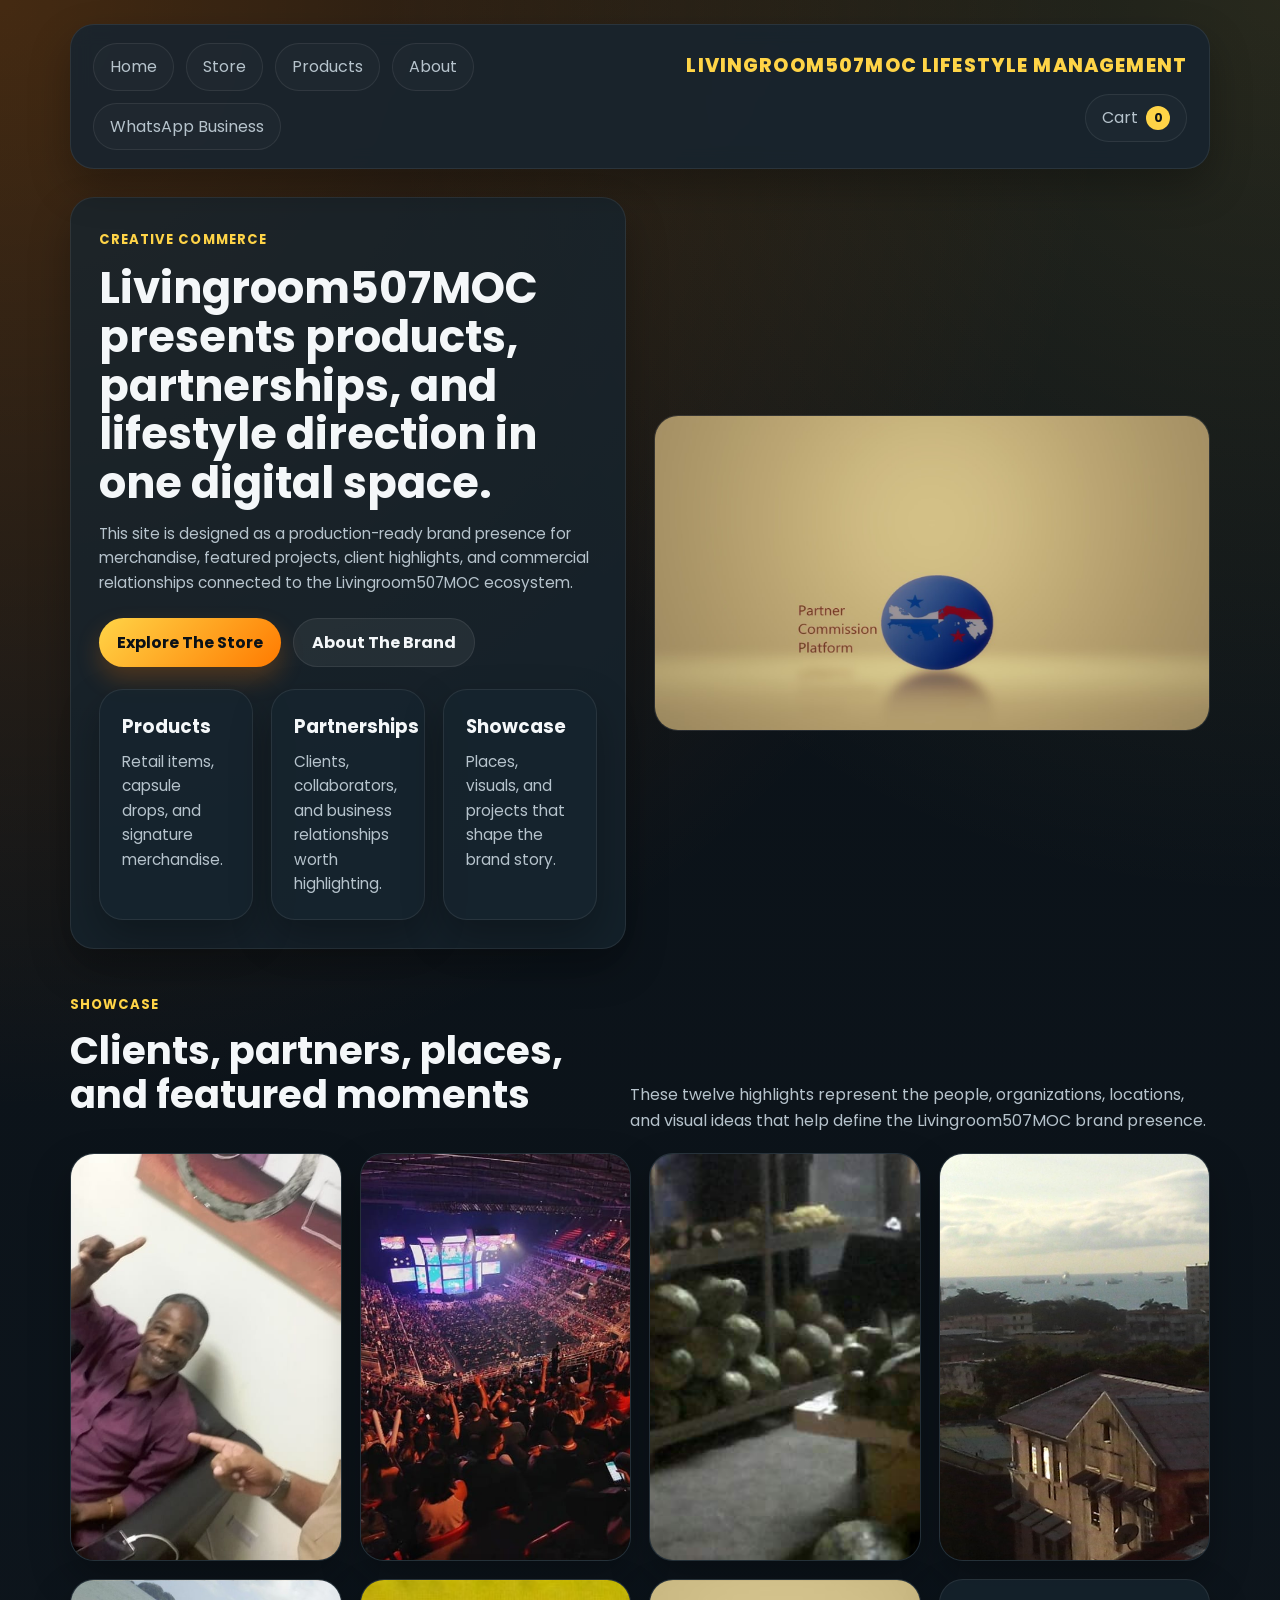
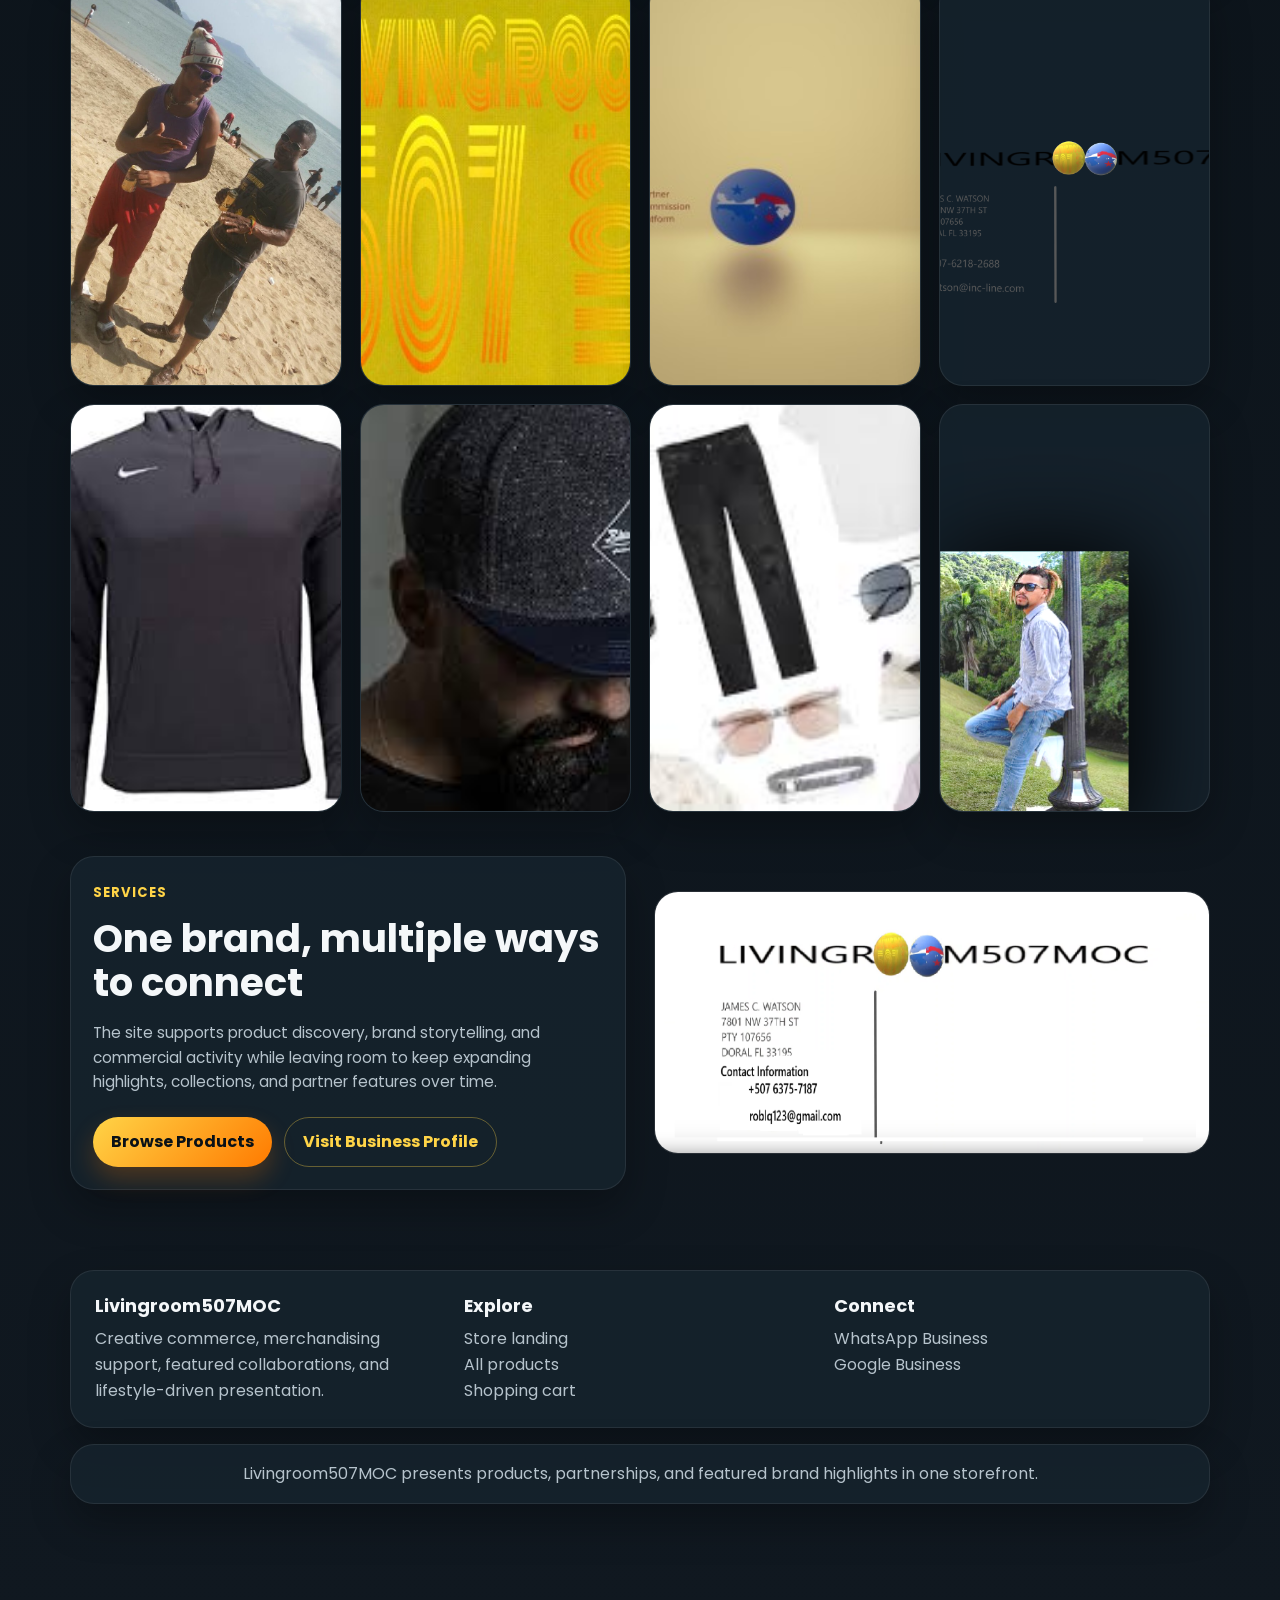
<file: index.html>
<!DOCTYPE html>
<html lang="en">
<head>
    <meta charset="UTF-8">
    <meta name="viewport" content="width=device-width, initial-scale=1.0">
    <title>Livingroom507MOC | Home</title>
    <link rel="preconnect" href="https://fonts.googleapis.com">
    <link rel="preconnect" href="https://fonts.gstatic.com" crossorigin>
    <link href="https://fonts.googleapis.com/css2?family=Poppins:wght@300;400;600;800;900&display=swap" rel="stylesheet">
    <link rel="stylesheet" href="styles.css">
    <script defer src="store.js"></script>
</head>
<body>
    <div class="page-shell">
        <div class="container">
            <header class="nav-wrapper">
                <div class="left-side">
                    <div class="nav-link-wrapper"><a href="index.html">Home</a></div>
                    <div class="nav-link-wrapper"><a href="e-commerce.html">Store</a></div>
                    <div class="nav-link-wrapper"><a href="product-page.html">Products</a></div>
                    <div class="nav-link-wrapper"><a href="talkofthetown.html">About</a></div>
                    <div class="nav-link-wrapper"><a href="https://wa.me/c/50762137953">WhatsApp Business</a></div>
                </div>
                <div class="right-side">
                    <div class="Brand">
                        <div>Livingroom507MOC Lifestyle Management</div>
                    </div>
                    <div class="nav-link-wrapper cart-link">
                        <a href="shopping-cart.html">Cart <span class="cart-count" data-cart-count>0</span></a>
                    </div>
                </div>
            </header>

            <section class="hero">
                <div class="hero-copy hero-card">
                    <span class="eyebrow">Creative Commerce</span>
                    <h1>Livingroom507MOC presents products, partnerships, and lifestyle direction in one digital space.</h1>
                    <p>
                        This site is designed as a production-ready brand presence for merchandise, featured projects, client highlights, and commercial relationships connected to the Livingroom507MOC ecosystem.
                    </p>
                    <div class="hero-actions">
                        <a class="btn" href="e-commerce.html">Explore The Store</a>
                        <a class="btn-secondary" href="talkofthetown.html">About The Brand</a>
                    </div>
                    <div class="stat-grid">
                        <div class="info-card">
                            <strong>Products</strong>
                            <p>Retail items, capsule drops, and signature merchandise.</p>
                        </div>
                        <div class="info-card">
                            <strong>Partnerships</strong>
                            <p>Clients, collaborators, and business relationships worth highlighting.</p>
                        </div>
                        <div class="info-card">
                            <strong>Showcase</strong>
                            <p>Places, visuals, and projects that shape the brand story.</p>
                        </div>
                    </div>
                </div>
                <div class="hero-media">
                    <img src="images/jvc5-1.png" alt="Panama city view">
                </div>
            </section>

            <section class="section">
                <div class="section-header">
                    <div>
                        <span class="eyebrow">Showcase</span>
                        <h2>Clients, partners, places, and featured moments</h2>
                    </div>
                    <p>
                        These twelve highlights represent the people, organizations, locations, and visual ideas that help define the Livingroom507MOC brand presence.
                    </p>
                </div>
                <div class="portfolio-items-wrapper">
                    <article class="portfolio-item-wrapper hero-card">
                        <div class="portfolio-img-background" style="background-image: url('images/portfolio2.jpg');"></div>
                        <div class="img-text-wrapper">
                            <h3>Brand Environment</h3>
                            <p class="subtitle">The visual atmosphere behind the storefront, campaigns, and product story.</p>
                        </div>
                    </article>
                    <article class="portfolio-item-wrapper hero-card">
                        <div class="portfolio-img-background" style="background-image: url('images/portfolio3.jpg');"></div>
                        <div class="img-text-wrapper">
                            <h3>Retail Styling</h3>
                            <p class="subtitle">Merchandising ideas that frame products with stronger visual impact.</p>
                        </div>
                    </article>
                    <article class="portfolio-item-wrapper hero-card">
                        <div class="portfolio-img-background" style="background-image: url('images/portfolio7.jpg');"></div>
                        <div class="img-text-wrapper">
                            <h3>Client Feature</h3>
                            <p class="subtitle">A space reserved for active clients, paid work, or featured collaborations.</p>
                        </div>
                    </article>
                    <article class="portfolio-item-wrapper hero-card">
                        <div class="portfolio-img-background" style="background-image: url('images/portfolio8.jpg');"></div>
                        <div class="img-text-wrapper">
                            <h3>Partner Spotlight</h3>
                            <p class="subtitle">Organizations and partners connected to the wider Livingroom507 network.</p>
                        </div>
                    </article>
                    <article class="portfolio-item-wrapper hero-card">
                        <div class="portfolio-img-background" style="background-image: url('images/portfolio10.jpg');"></div>
                        <div class="img-text-wrapper">
                            <h3>Production Work</h3>
                            <p class="subtitle">Visuals tied to real output, services, launches, and commercial presentation.</p>
                        </div>
                    </article>
                    <article class="portfolio-item-wrapper hero-card">
                        <div class="portfolio-img-background" style="background-image: url('images/portfolio12.jpg');"></div>
                        <div class="img-text-wrapper">
                            <h3>Creative Direction</h3>
                            <p class="subtitle">The tone, composition, and visual language that shape the brand identity.</p>
                        </div>
                    </article>
                    <article class="portfolio-item-wrapper hero-card">
                        <div class="portfolio-img-background" style="background-image: url('images/panamaimg.1.jpg');"></div>
                        <div class="img-text-wrapper">
                            <h3>Panama Presence</h3>
                            <p class="subtitle">A local foundation with room for broader retail and cultural reach.</p>
                        </div>
                    </article>
                    <article class="portfolio-item-wrapper hero-card">
                        <div class="portfolio-img-background" style="background-image: url('images/SLIDER-IMAGE.1.png');"></div>
                        <div class="img-text-wrapper">
                            <h3>Brand Campaign</h3>
                            <p class="subtitle">Hero imagery for promotions, launches, and seasonal announcements.</p>
                        </div>
                    </article>
                    <article class="portfolio-item-wrapper hero-card">
                        <div class="portfolio-img-background" style="background-image: url('images/exclusive/CULTURAL IMAGES-13.png');"></div>
                        <div class="img-text-wrapper">
                            <h3>Signature Product</h3>
                            <p class="subtitle">Pieces that define the look and feel of the merchandise offering.</p>
                        </div>
                    </article>
                    <article class="portfolio-item-wrapper hero-card">
                        <div class="portfolio-img-background" style="background-image: url('images/exclusive/CULTURAL IMAGES-10.png');"></div>
                        <div class="img-text-wrapper">
                            <h3>Collection Highlight</h3>
                            <p class="subtitle">Featured drops, visual favorites, and standout retail selections.</p>
                        </div>
                    </article>
                    <article class="portfolio-item-wrapper hero-card">
                        <div class="portfolio-img-background" style="background-image: url('images/exclusive/CULTURAL IMAGES-8.png');"></div>
                        <div class="img-text-wrapper">
                            <h3>Community Energy</h3>
                            <p class="subtitle">The audience, supporters, and local culture surrounding the brand.</p>
                        </div>
                    </article>
                    <article class="portfolio-item-wrapper hero-card">
                        <div class="portfolio-img-background" style="background-image: url('images/exclusive/CULTURAL IMAGES-2-1.png');"></div>
                        <div class="img-text-wrapper">
                            <h3>Future Collaborations</h3>
                            <p class="subtitle">A flexible space for new partners, events, places, and business opportunities.</p>
                        </div>
                    </article>
                </div>
            </section>

            <section class="section hero-grid">
                <div class="info-card">
                    <span class="eyebrow">Services</span>
                    <h2>One brand, multiple ways to connect</h2>
                    <p>
                        The site supports product discovery, brand storytelling, and commercial activity while leaving room to keep expanding highlights, collections, and partner features over time.
                    </p>
                    <div class="button-row">
                        <a class="btn" href="product-page.html">Browse Products</a>
                        <a class="btn-ghost" href="https://g.page/livingroom507-barber-tattoos">Visit Business Profile</a>
                    </div>
                </div>
                <div class="hero-media">
                    <img src="images/Contact information-1.png" alt="Livingroom507MOC banner">
                </div>
            </section>

            <footer class="footer">
                <div class="footer-grid">
                    <div>
                        <h3>Livingroom507MOC</h3>
                        <p>Creative commerce, merchandising support, featured collaborations, and lifestyle-driven presentation.</p>
                    </div>
                    <div>
                        <h3>Explore</h3>
                        <p><a href="e-commerce.html">Store landing</a></p>
                        <p><a href="product-page.html">All products</a></p>
                        <p><a href="shopping-cart.html">Shopping cart</a></p>
                    </div>
                    <div>
                        <h3>Connect</h3>
                        <p><a href="https://wa.me/c/50762137953">WhatsApp Business</a></p>
                        <p><a href="https://g.page/livingroom507-barber-tattoos">Google Business</a></p>
                    </div>
                </div>
                <div class="footer-note">Livingroom507MOC presents products, partnerships, and featured brand highlights in one storefront.</div>
            </footer>
        </div>
    </div>
</body>
</html>
</file>
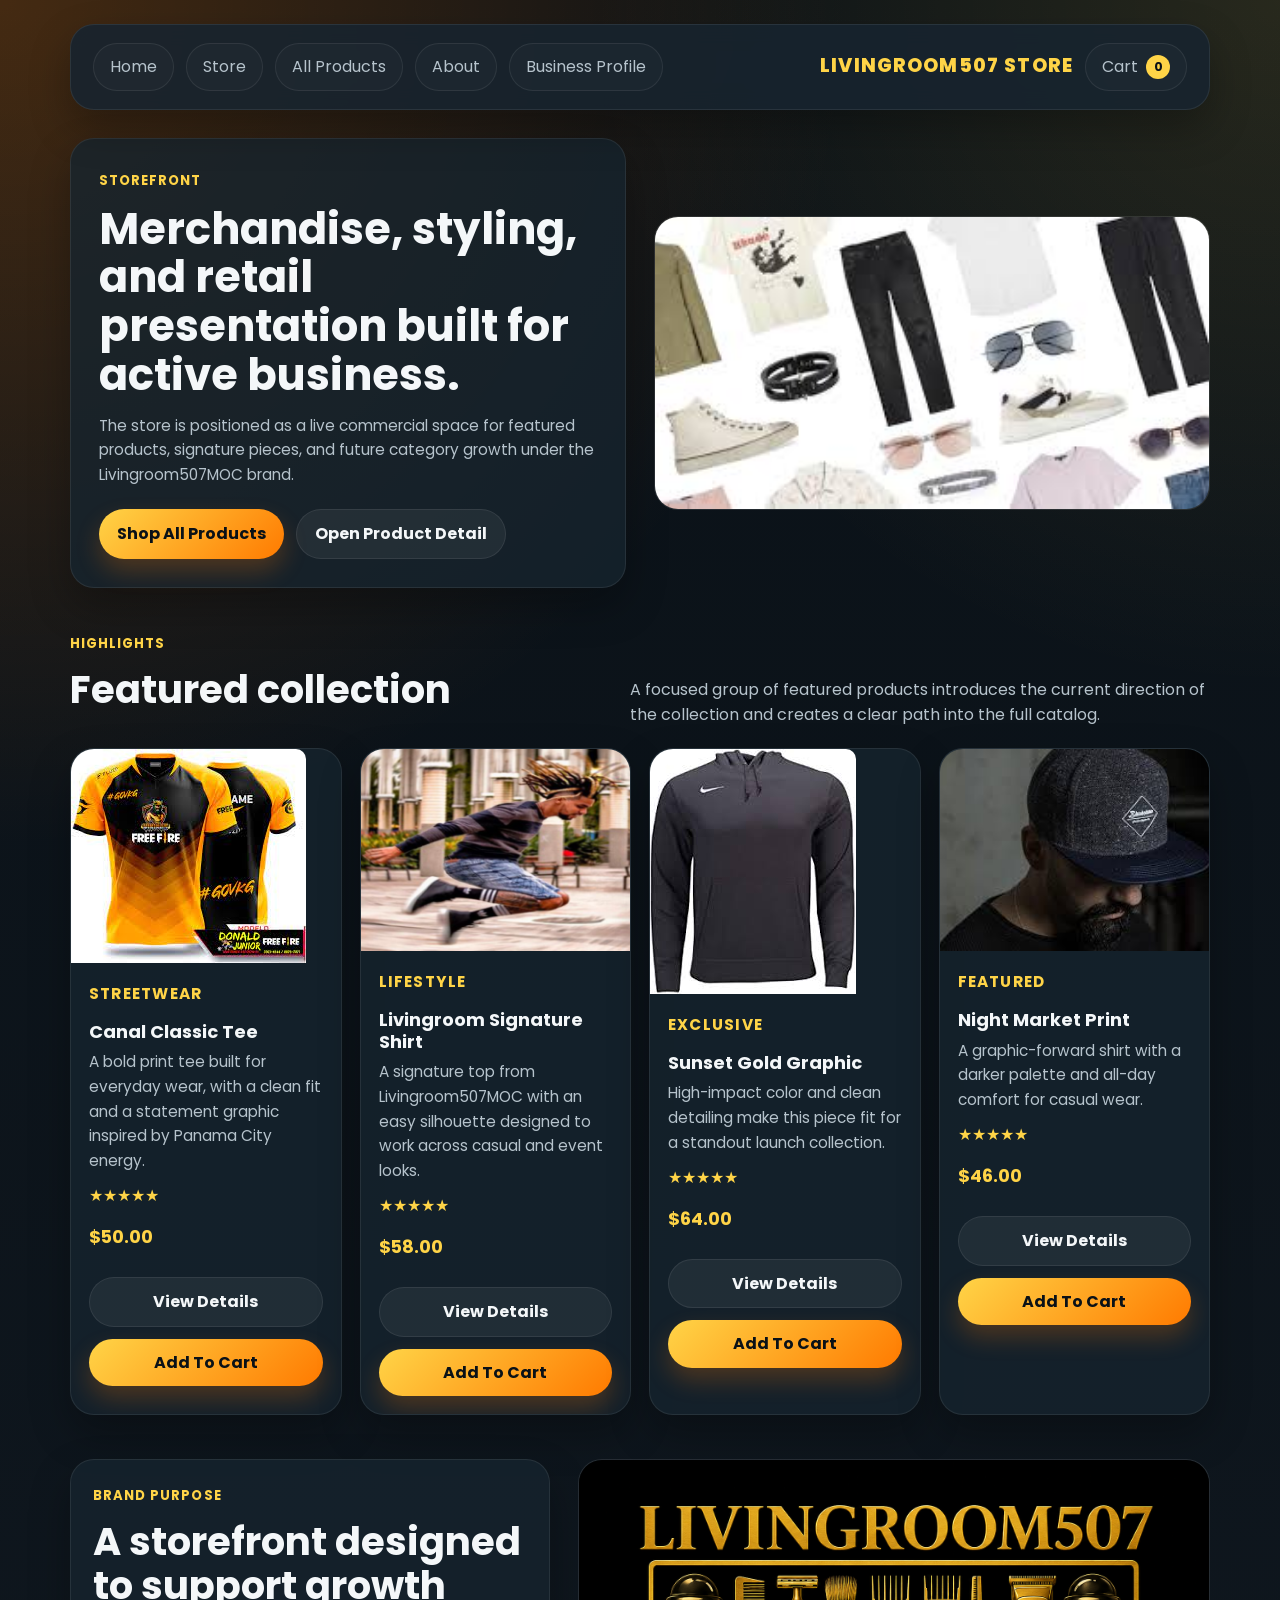
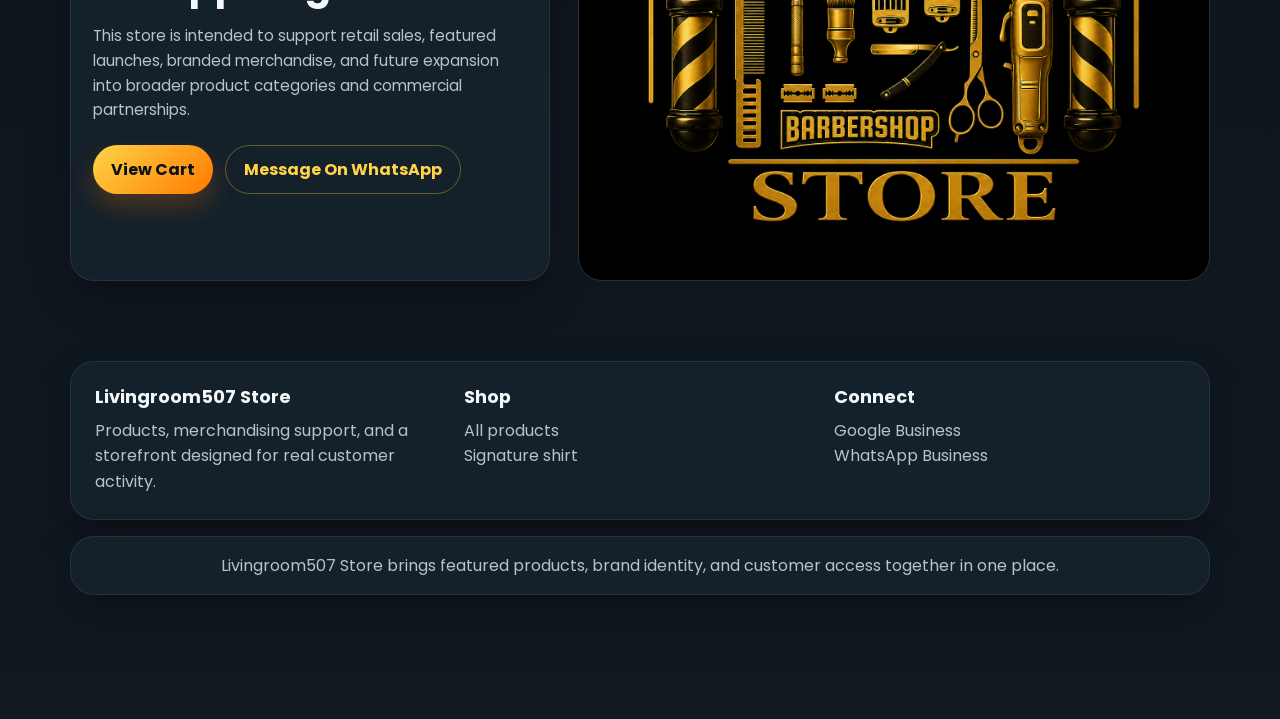
<file: e-commerce.html>
<!DOCTYPE html>
<html lang="en">
<head>
    <meta charset="UTF-8">
    <meta name="viewport" content="width=device-width, initial-scale=1.0">
    <title>Livingroom507MOC | Store</title>
    <link rel="preconnect" href="https://fonts.googleapis.com">
    <link rel="preconnect" href="https://fonts.gstatic.com" crossorigin>
    <link href="https://fonts.googleapis.com/css2?family=Poppins:wght@300;400;600;800;900&display=swap" rel="stylesheet">
    <link rel="stylesheet" href="styles.css">
    <script defer src="store.js"></script>
</head>
<body>
    <div class="page-shell">
        <div class="container-e">
            <header class="nav-wrapper-1">
                <div class="left-side-1">
                    <div class="nav-1"><a href="index.html">Home</a></div>
                    <div class="nav-1"><a href="e-commerce.html">Store</a></div>
                    <div class="nav-1"><a href="product-page.html">All Products</a></div>
                    <div class="nav-1"><a href="talkofthetown.html">About</a></div>
                    <div class="nav-1"><a href="https://g.page/livingroom507-barber-tattoos">Business Profile</a></div>
                </div>
                <div class="right-side">
                    <div class="Brand">
                        <div>Livingroom507 Store</div>
                    </div>
                    <div class="nav-1 cart-link">
                        <a href="shopping-cart.html">Cart <span class="cart-count" data-cart-count>0</span></a>
                    </div>
                </div>
            </header>

            <section class="hero">
                <div class="hero-copy hero-card">
                    <span class="eyebrow">Storefront</span>
                    <h1>Merchandise, styling, and retail presentation built for active business.</h1>
                    <p>
                        The store is positioned as a live commercial space for featured products, signature pieces, and future category growth under the Livingroom507MOC brand.
                    </p>
                    <div class="hero-actions">
                        <a class="btn" href="product-page.html">Shop All Products</a>
                        <a class="btn-secondary" href="product-discription.html?product=canal-classic-tee">Open Product Detail</a>
                    </div>
                </div>
                <div class="hero-media">
                    <img src="images/exclusive/CULTURAL IMAGES-8.png" alt="Featured Livingroom507 product">
                </div>
            </section>

            <section class="section">
                <div class="section-header">
                    <div>
                        <span class="eyebrow">Highlights</span>
                        <h2>Featured collection</h2>
                    </div>
                    <p>
                        A focused group of featured products introduces the current direction of the collection and creates a clear path into the full catalog.
                    </p>
                </div>
                <div class="product-grid" data-featured-products></div>
            </section>

            <section class="section hero-grid store-showcase">
                <div class="info-card">
                    <span class="eyebrow">Brand Purpose</span>
                    <h2>A storefront designed to support growth</h2>
                    <p>
                        This store is intended to support retail sales, featured launches, branded merchandise, and future expansion into broader product categories and commercial partnerships.
                    </p>
                    <div class="button-row">
                        <a class="btn" href="shopping-cart.html">View Cart</a>
                        <a class="btn-ghost" href="https://wa.me/message/NR642NKKAVBQA1">Message On WhatsApp</a>
                    </div>
                </div>
                <div class="hero-media">
                    <img src="images/STORE DESIGN.png" alt="Store interior design preview">
                </div>
            </section>

            <footer class="footer">
                <div class="footer-grid">
                    <div>
                        <h3>Livingroom507 Store</h3>
                        <p>Products, merchandising support, and a storefront designed for real customer activity.</p>
                    </div>
                    <div>
                        <h3>Shop</h3>
                        <p><a href="product-page.html">All products</a></p>
                        <p><a href="product-discription.html?product=livingroom-signature-shirt">Signature shirt</a></p>
                    </div>
                    <div>
                        <h3>Connect</h3>
                        <p><a href="https://g.page/livingroom507-barber-tattoos">Google Business</a></p>
                        <p><a href="https://wa.me/message/NR642NKKAVBQA1">WhatsApp Business</a></p>
                    </div>
                </div>
                <div class="footer-note">Livingroom507 Store brings featured products, brand identity, and customer access together in one place.</div>
            </footer>
        </div>
    </div>
</body>
</html>
</file>
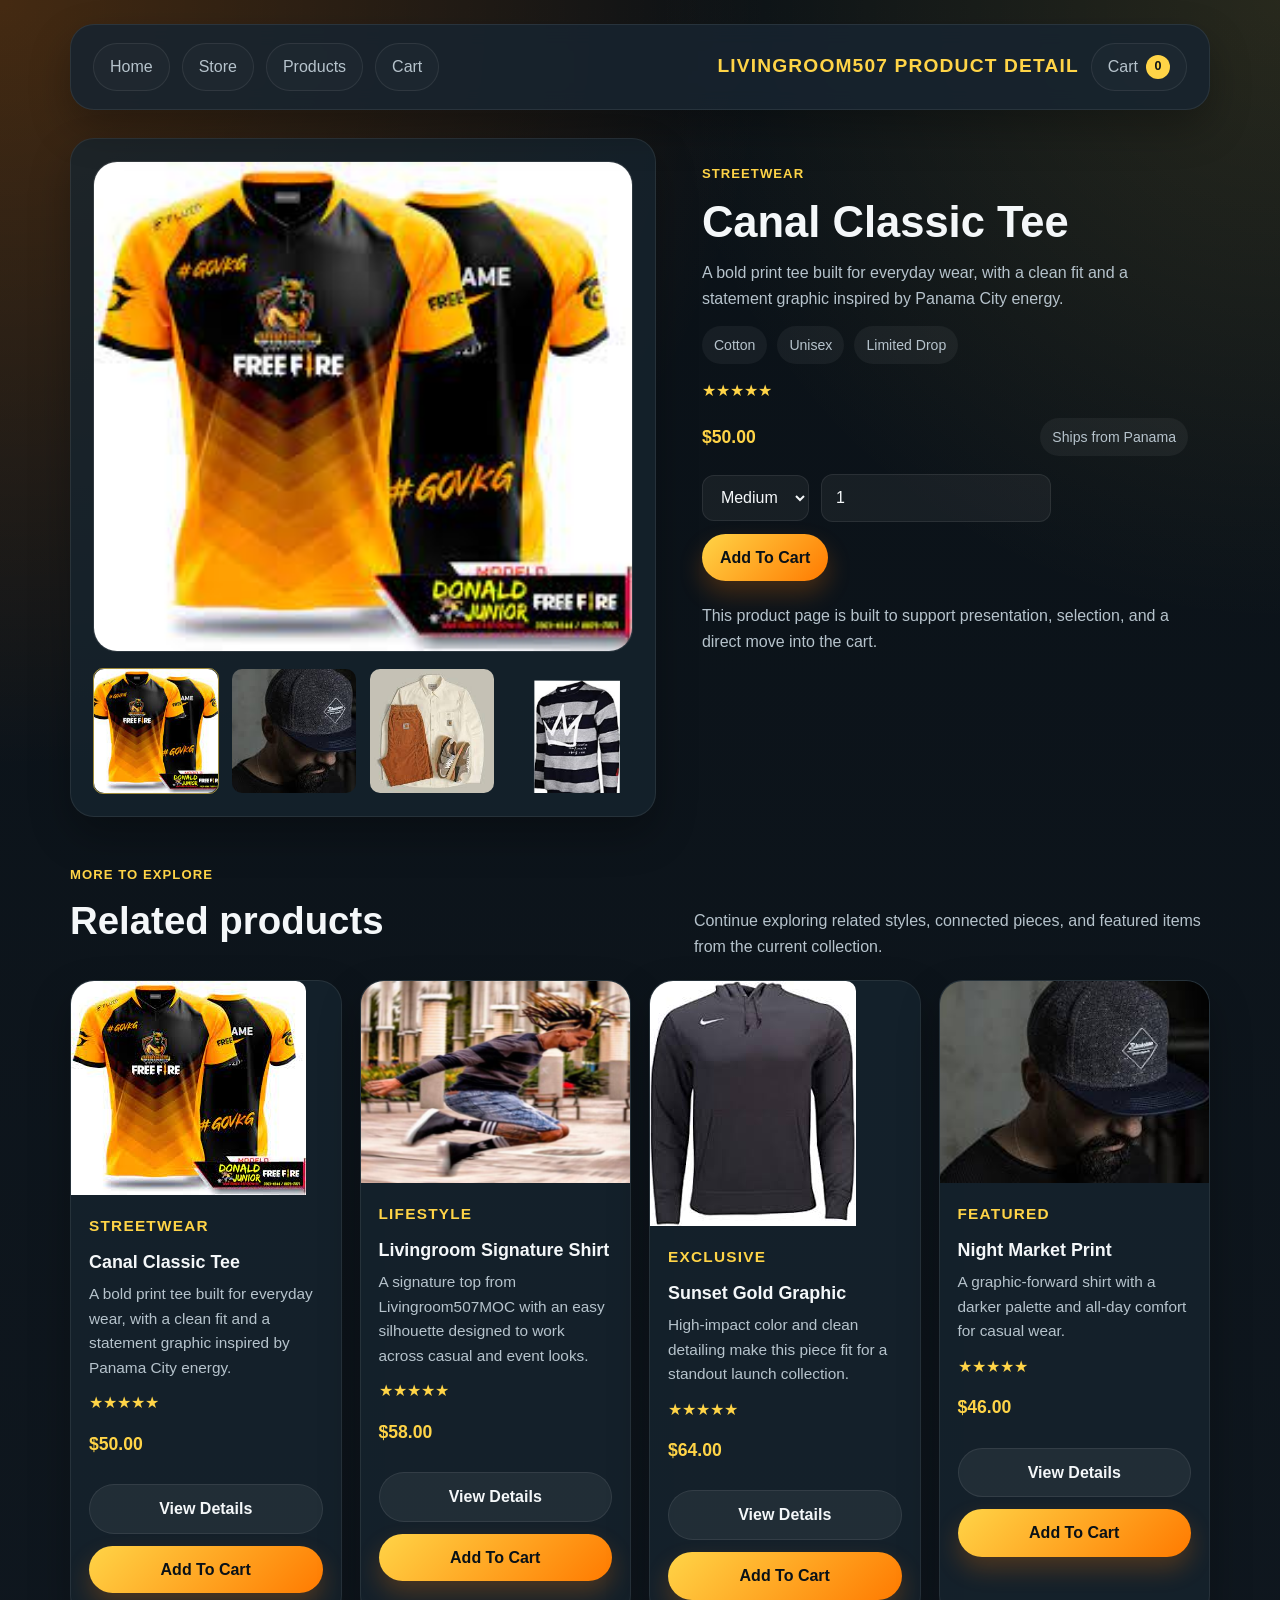
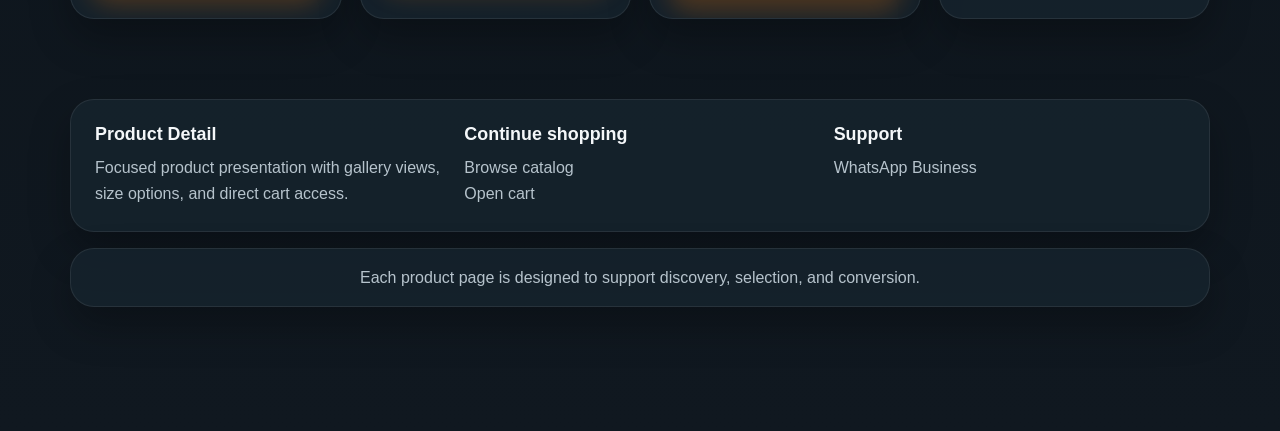
<file: product-discription.html>
<!DOCTYPE html>
<html lang="en">
<head>
    <meta charset="UTF-8">
    <meta name="viewport" content="width=device-width, initial-scale=1.0">
    <title>Livingroom507MOC | Product Detail</title>
    <link rel="preconnect" href="https://fonts.googleapis.com">
    <link rel="preconnect" href="https://fonts.gstatic.com" crossorigin>
    <link rel="stylesheet" href="styles.css">
    <script defer src="store.js"></script>
</head>
<body>
    <div class="page-shell">
        <div class="container-e">
            <header class="nav-wrapper-1">
                <div class="left-side-1">
                    <div class="nav-1"><a href="index.html">Home</a></div>
                    <div class="nav-1"><a href="e-commerce.html">Store</a></div>
                    <div class="nav-1"><a href="product-page.html">Products</a></div>
                    <div class="nav-1"><a href="shopping-cart.html">Cart</a></div>
                </div>
                <div class="right-side">
                    <div class="Brand">
                        <div>Livingroom507 Product Detail</div>
                    </div>
                    <div class="nav-1 cart-link">
                        <a href="shopping-cart.html">Cart <span class="cart-count" data-cart-count>0</span></a>
                    </div>
                </div>
            </header>

            <section class="section">
                <div class="detail-layout" data-product-detail></div>
            </section>

            <section class="section">
                <div class="section-header">
                    <div>
                        <span class="eyebrow">More To Explore</span>
                        <h2>Related products</h2>
                    </div>
                    <p>
                        Continue exploring related styles, connected pieces, and featured items from the current collection.
                    </p>
                </div>
                <div class="product-grid" data-related-products></div>
            </section>

            <footer class="footer">
                <div class="footer-grid">
                    <div>
                        <h3>Product Detail</h3>
                        <p>Focused product presentation with gallery views, size options, and direct cart access.</p>
                    </div>
                    <div>
                        <h3>Continue shopping</h3>
                        <p><a href="product-page.html">Browse catalog</a></p>
                        <p><a href="shopping-cart.html">Open cart</a></p>
                    </div>
                    <div>
                        <h3>Support</h3>
                        <p><a href="https://wa.me/c/50762137953">WhatsApp Business</a></p>
                    </div>
                </div>
                <div class="footer-note">Each product page is designed to support discovery, selection, and conversion.</div>
            </footer>
        </div>
    </div>
</body>
</html>
</file>
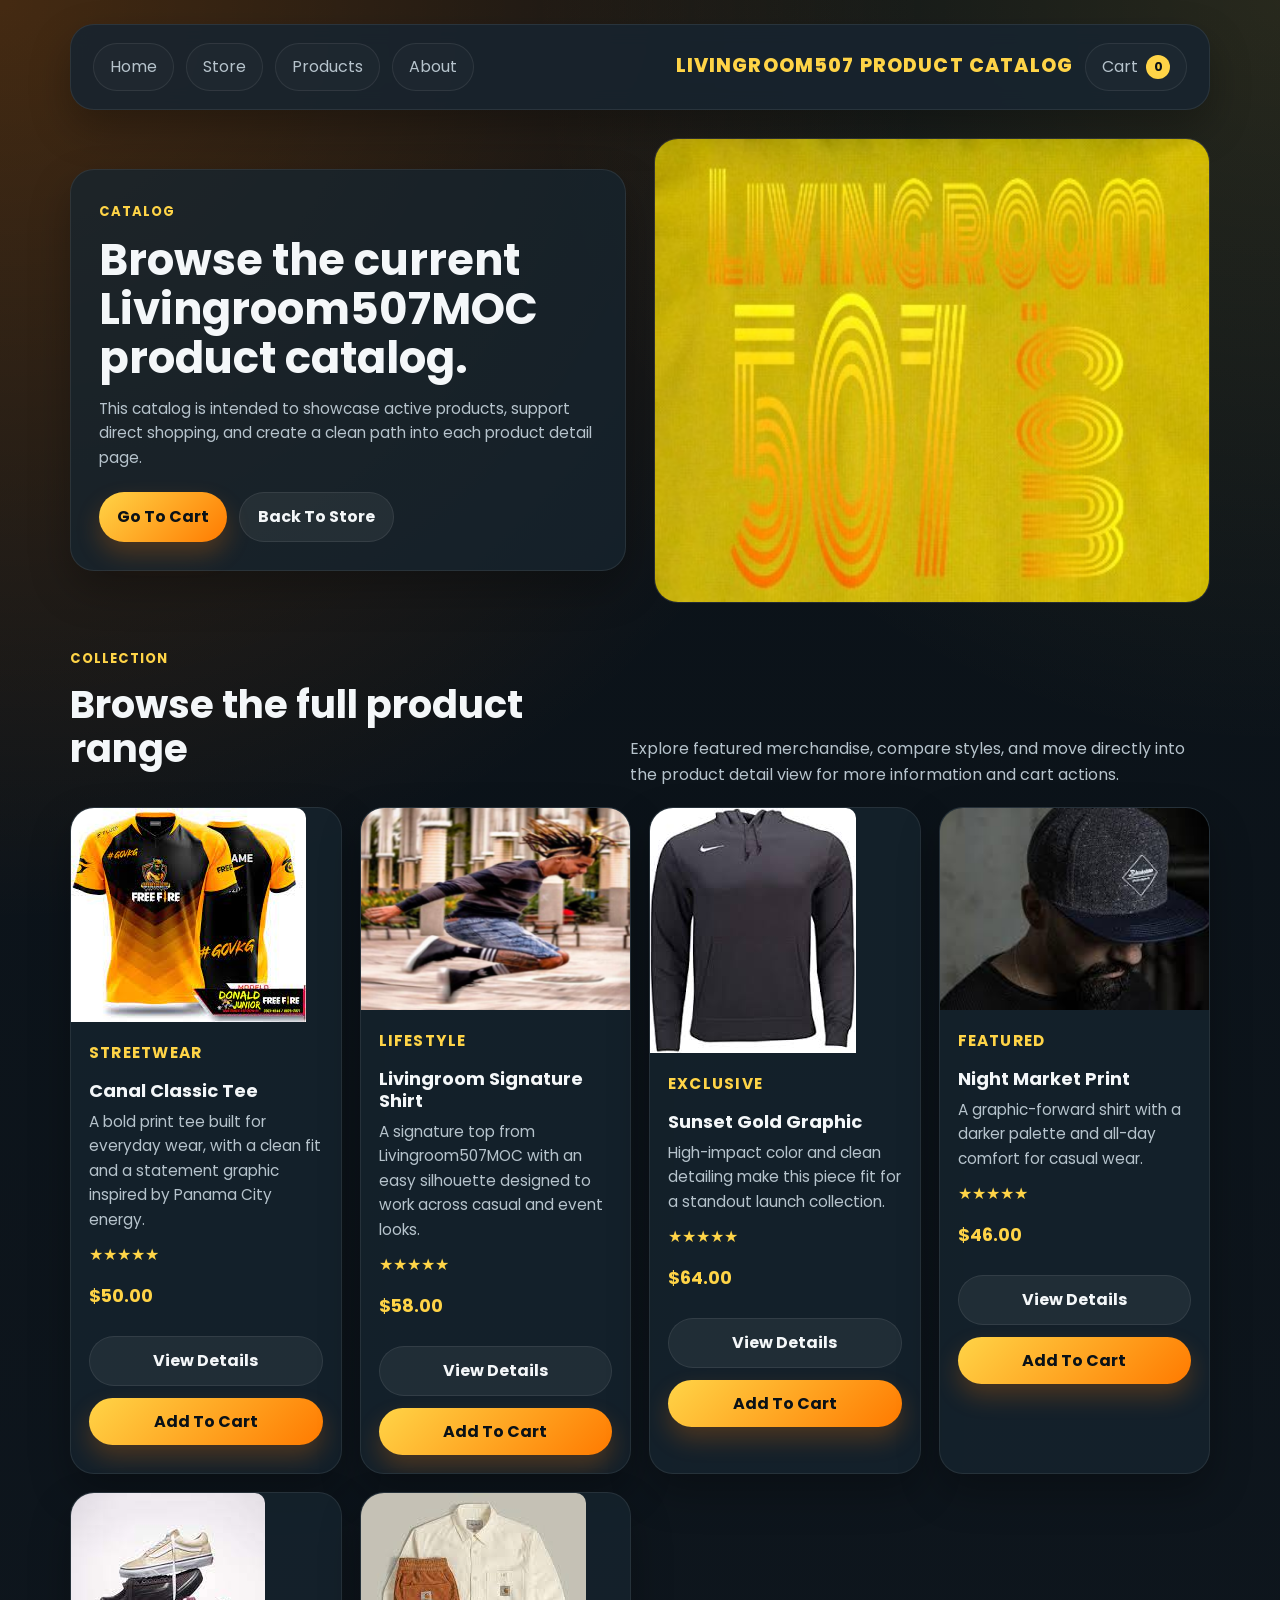
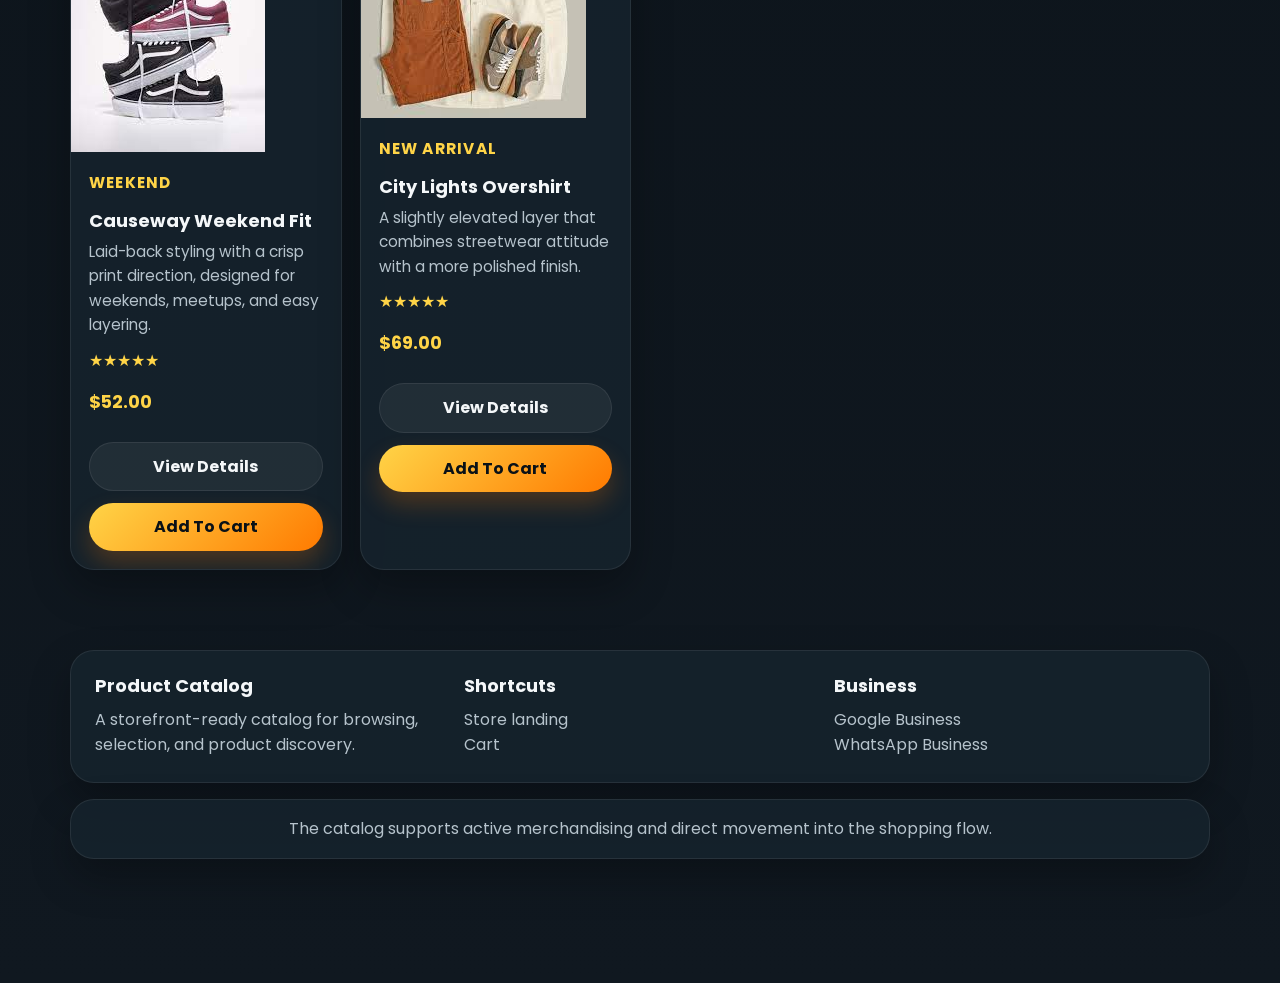
<file: product-page.html>
<!DOCTYPE html>
<html lang="en">
<head>
    <meta charset="UTF-8">
    <meta name="viewport" content="width=device-width, initial-scale=1.0">
    <title>Livingroom507MOC | Products</title>
    <link rel="preconnect" href="https://fonts.googleapis.com">
    <link rel="preconnect" href="https://fonts.gstatic.com" crossorigin>
    <link href="https://fonts.googleapis.com/css2?family=Poppins:wght@300;400;600;800;900&display=swap" rel="stylesheet">
    <link rel="stylesheet" href="styles.css">
    <script defer src="store.js"></script>
</head>
<body>
    <div class="page-shell">
        <div class="container-e">
            <header class="nav-wrapper-1">
                <div class="left-side-1">
                    <div class="nav-1"><a href="index.html">Home</a></div>
                    <div class="nav-1"><a href="e-commerce.html">Store</a></div>
                    <div class="nav-1"><a href="product-page.html">Products</a></div>
                    <div class="nav-1"><a href="talkofthetown.html">About</a></div>
                </div>
                <div class="right-side">
                    <div class="Brand">
                        <div>Livingroom507 Product Catalog</div>
                    </div>
                    <div class="nav-1 cart-link">
                        <a href="shopping-cart.html">Cart <span class="cart-count" data-cart-count>0</span></a>
                    </div>
                </div>
            </header>

            <section class="hero">
                <div class="hero-copy hero-card">
                    <span class="eyebrow">Catalog</span>
                    <h1>Browse the current Livingroom507MOC product catalog.</h1>
                    <p>
                        This catalog is intended to showcase active products, support direct shopping, and create a clean path into each product detail page.
                    </p>
                    <div class="hero-actions">
                        <a class="btn" href="shopping-cart.html">Go To Cart</a>
                        <a class="btn-secondary" href="e-commerce.html">Back To Store</a>
                    </div>
                </div>
                <div class="hero-media">
                    <img src="images/portfolio12.jpg" alt="Product catalog preview">
                </div>
            </section>

            <section class="section">
                <div class="section-header">
                    <div>
                        <span class="eyebrow">Collection</span>
                        <h2>Browse the full product range</h2>
                    </div>
                    <p>
                        Explore featured merchandise, compare styles, and move directly into the product detail view for more information and cart actions.
                    </p>
                </div>
                <div class="product-grid" data-product-grid></div>
            </section>

            <footer class="footer">
                <div class="footer-grid">
                    <div>
                        <h3>Product Catalog</h3>
                        <p>A storefront-ready catalog for browsing, selection, and product discovery.</p>
                    </div>
                    <div>
                        <h3>Shortcuts</h3>
                        <p><a href="e-commerce.html">Store landing</a></p>
                        <p><a href="shopping-cart.html">Cart</a></p>
                    </div>
                    <div>
                        <h3>Business</h3>
                        <p><a href="https://g.page/livingroom507-barber-tattoos">Google Business</a></p>
                        <p><a href="https://wa.me/c/50762137953">WhatsApp Business</a></p>
                    </div>
                </div>
                <div class="footer-note">The catalog supports active merchandising and direct movement into the shopping flow.</div>
            </footer>
        </div>
    </div>
</body>
</html>
</file>
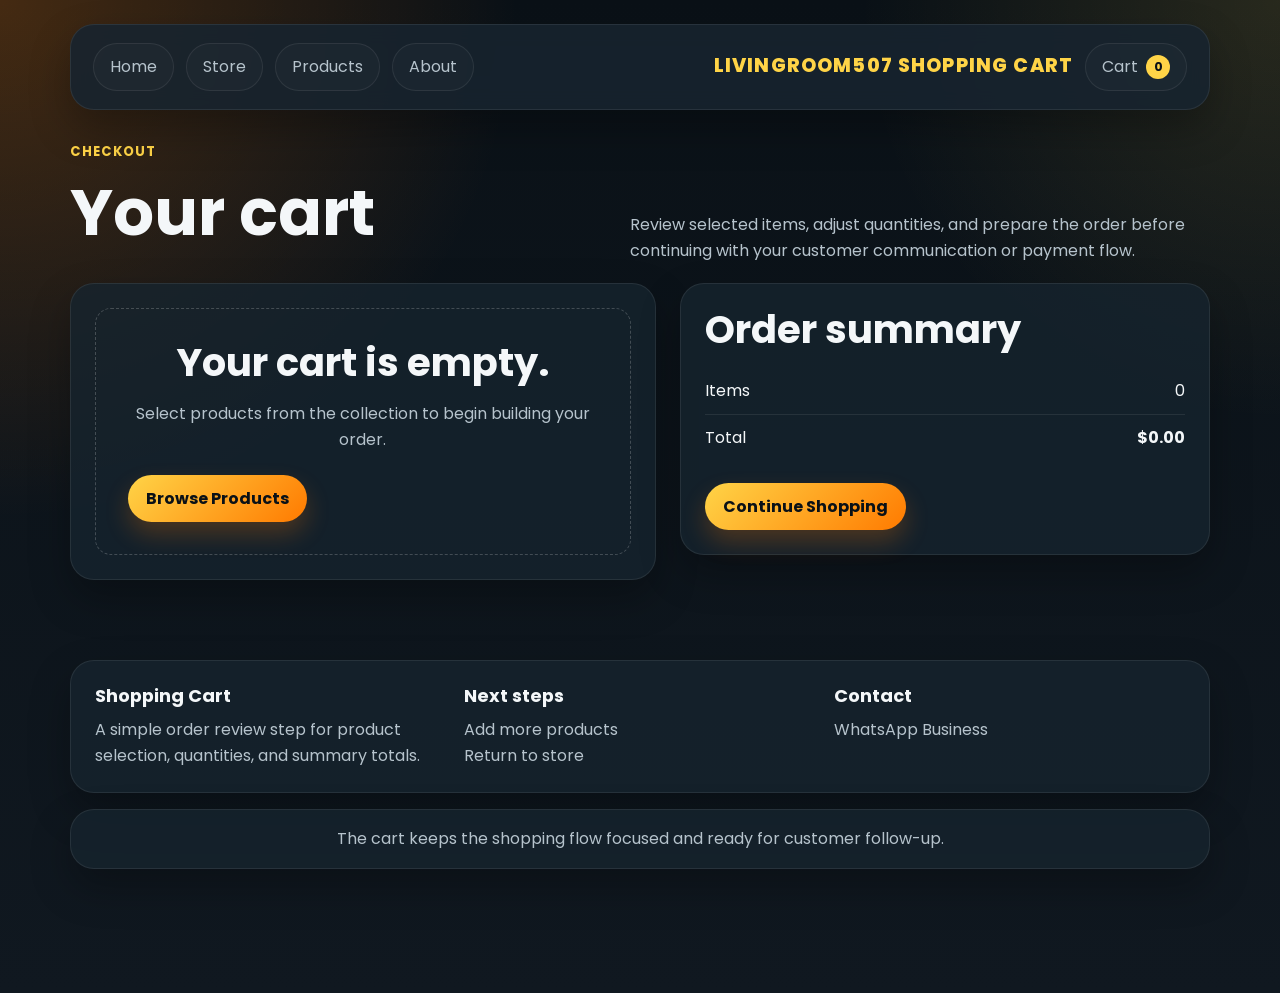
<file: shopping-cart.html>
<!DOCTYPE html>
<html lang="en">
<head>
    <meta charset="UTF-8">
    <meta name="viewport" content="width=device-width, initial-scale=1.0">
    <title>Livingroom507MOC | Shopping Cart</title>
    <link rel="preconnect" href="https://fonts.googleapis.com">
    <link rel="preconnect" href="https://fonts.gstatic.com" crossorigin>
    <link href="https://fonts.googleapis.com/css2?family=Poppins:wght@300;400;600;800;900&display=swap" rel="stylesheet">
    <link rel="stylesheet" href="styles.css">
    <script defer src="store.js"></script>
</head>
<body>
    <div class="page-shell">
        <div class="container-e" data-cart-page>
            <header class="nav-wrapper-1">
                <div class="left-side-1">
                    <div class="nav-1"><a href="index.html">Home</a></div>
                    <div class="nav-1"><a href="e-commerce.html">Store</a></div>
                    <div class="nav-1"><a href="product-page.html">Products</a></div>
                    <div class="nav-1"><a href="talkofthetown.html">About</a></div>
                </div>
                <div class="right-side">
                    <div class="Brand">
                        <div>Livingroom507 Shopping Cart</div>
                    </div>
                    <div class="nav-1 cart-link">
                        <a href="shopping-cart.html">Cart <span class="cart-count" data-cart-count>0</span></a>
                    </div>
                </div>
            </header>

            <section class="section">
                <div class="section-header">
                    <div>
                        <span class="eyebrow">Checkout</span>
                        <h1>Your cart</h1>
                    </div>
                    <p>
                        Review selected items, adjust quantities, and prepare the order before continuing with your customer communication or payment flow.
                    </p>
                </div>
                <div class="cart-layout">
                    <div class="cart-card">
                        <div class="cart-items" data-cart-items></div>
                    </div>
                    <aside class="summary-card">
                        <h2>Order summary</h2>
                        <div data-cart-summary></div>
                        <div class="button-row">
                            <a class="btn" href="product-page.html">Continue Shopping</a>
                        </div>
                    </aside>
                </div>
            </section>

            <footer class="footer">
                <div class="footer-grid">
                    <div>
                        <h3>Shopping Cart</h3>
                        <p>A simple order review step for product selection, quantities, and summary totals.</p>
                    </div>
                    <div>
                        <h3>Next steps</h3>
                        <p><a href="product-page.html">Add more products</a></p>
                        <p><a href="e-commerce.html">Return to store</a></p>
                    </div>
                    <div>
                        <h3>Contact</h3>
                        <p><a href="https://wa.me/c/50762137953">WhatsApp Business</a></p>
                    </div>
                </div>
                <div class="footer-note">The cart keeps the shopping flow focused and ready for customer follow-up.</div>
            </footer>
        </div>
    </div>
</body>
</html>
</file>
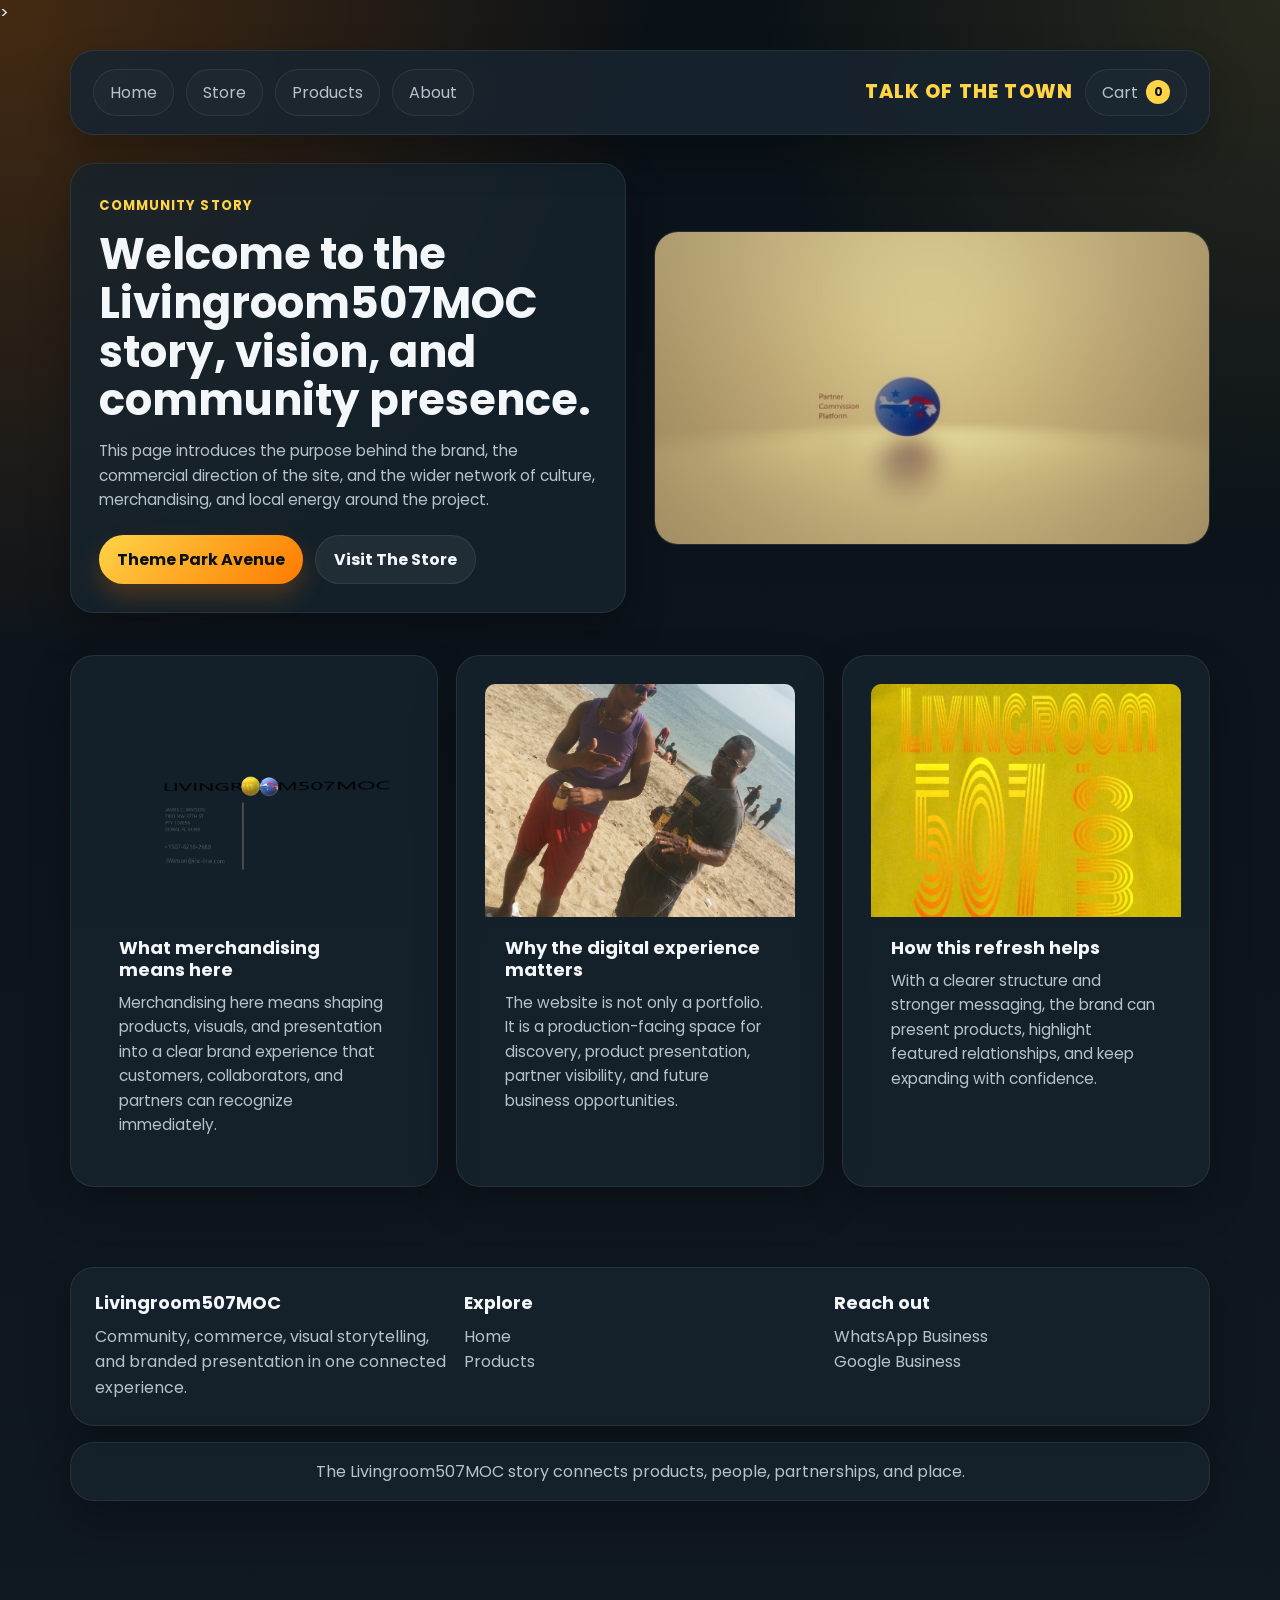
<file: talkofthetown.html>
<!DOCTYPE html>
<html lang="en">
<head>
    <meta charset="UTF-8">
    <meta name="viewport" content="width=device-width, initial-scale=1.0">
    <title>Talk Of The Town | Livingroom507MOC</title>
    <link rel="preconnect" href="https://fonts.googleapis.com">
    <link rel="preconnect" href="https://fonts.gstatic.com" crossorigin>
   <link href="https://fonts.googleapis.com/css2?family=Poppins:wght@300;400;600;800;900&display=swap" rel="stylesheet">>
    <link rel="stylesheet" href="styles.css">
    <script defer src="store.js"></script>
</head>
<body>
    <div class="page-shell">
        <div class="container-2">
            <header class="nav-wrapper">
                <div class="left-side">
                    <div class="nav-link-wrapper"><a href="index.html">Home</a></div>
                    <div class="nav-link-wrapper"><a href="e-commerce.html">Store</a></div>
                    <div class="nav-link-wrapper"><a href="product-page.html">Products</a></div>
                    <div class="nav-link-wrapper"><a href="talkofthetown.html">About</a></div>
                </div>
                <div class="right-side">
                    <div class="Brand">
                        <div>Talk Of The Town</div>
                    </div>
                    <div class="nav-link-wrapper cart-link">
                        <a href="shopping-cart.html">Cart <span class="cart-count" data-cart-count>0</span></a>
                    </div>
                </div>
            </header>

            <section class="hero">
                <div class="hero-copy hero-card">
                    <span class="eyebrow">Community Story</span>
                    <h1>Welcome to the Livingroom507MOC story, vision, and community presence.</h1>
                    <p>
                        This page introduces the purpose behind the brand, the commercial direction of the site, and the wider network of culture, merchandising, and local energy around the project.
                    </p>
                    <div class="hero-actions">
                        <a class="btn" href="https://sites.google.com/view/livingroom507moc/home">Theme Park Avenue</a>
                        <a class="btn-secondary" href="e-commerce.html">Visit The Store</a>
                    </div>
                </div>
                <div class="hero-media">
                    <img src="images/panamaimg.1.jpg" alt="Panama skyline">
                </div>
            </section>

            <section class="section">
                <div class="story-grid">
                    <article class="story-card">
                        <img src="images/SLIDER-IMAGE.1.png" alt="Livingroom507MOC slider art">
                        <div class="copy">
                            <h3>What merchandising means here</h3>
                            <p>
                                Merchandising here means shaping products, visuals, and presentation into a clear brand experience that customers, collaborators, and partners can recognize immediately.
                            </p>
                        </div>
                    </article>
                    <article class="story-card">
                        <img src="images/portfolio10.jpg" alt="Creative merchandising visual">
                        <div class="copy">
                            <h3>Why the digital experience matters</h3>
                            <p>
                                The website is not only a portfolio. It is a production-facing space for discovery, product presentation, partner visibility, and future business opportunities.
                            </p>
                        </div>
                    </article>
                    <article class="story-card">
                        <img src="images/portfolio12.jpg" alt="Brand growth story visual">
                        <div class="copy">
                            <h3>How this refresh helps</h3>
                            <p>
                                With a clearer structure and stronger messaging, the brand can present products, highlight featured relationships, and keep expanding with confidence.
                            </p>
                        </div>
                    </article>
                </div>
            </section>

            <footer class="footer">
                <div class="footer-grid">
                    <div>
                        <h3>Livingroom507MOC</h3>
                        <p>Community, commerce, visual storytelling, and branded presentation in one connected experience.</p>
                    </div>
                    <div>
                        <h3>Explore</h3>
                        <p><a href="index.html">Home</a></p>
                        <p><a href="product-page.html">Products</a></p>
                    </div>
                    <div>
                        <h3>Reach out</h3>
                        <p><a href="https://wa.me/c/50762137953">WhatsApp Business</a></p>
                        <p><a href="https://g.page/livingroom507-barber-tattoos">Google Business</a></p>
                    </div>
                </div>
                <div class="footer-note">The Livingroom507MOC story connects products, people, partnerships, and place.</div>
            </footer>
        </div>
    </div>
</body>
</html>
</file>
<file: styles.css>
:root {
    --bg: #101820;
    --surface: #17242f;
    --surface-strong: #1f3342;
    --surface-soft: #243b4b;
    --text: #f4f7f9;
    --muted: #b6c3cc;
    --line: rgba(255, 255, 255, 0.08);
    --accent: #ffd447;
    --accent-strong: #ff7a00;
    --danger: #e85d5d;
    --success: #34c759;
    --shadow: 0 18px 40px rgba(0, 0, 0, 0.28);
    --radius-lg: 24px;
    --radius-md: 16px;
    --radius-sm: 10px;
    --content-width: 1180px;
}

* {
    box-sizing: border-box;
    margin: 0;
    padding: 0;
}

html {
    scroll-behavior: smooth;
}

body {
    min-height: 100vh;
    font-family: "Poppins", sans-serif;
    color: var(--text);
    background:
        radial-gradient(circle at top left, rgba(255, 122, 0, 0.24), transparent 32%),
        radial-gradient(circle at top right, rgba(255, 212, 71, 0.12), transparent 26%),
        linear-gradient(180deg, #0a1117 0%, #101820 100%);
    line-height: 1.6;
}

a {
    color: inherit;
    text-decoration: none;
}

img {
    display: block;
    max-width: 100%;
    border-radius: var(--radius-sm);
}

button,
input,
select {
    font: inherit;
}

button {
    border: 0;
    cursor: pointer;
}

.container,
.container-e,
.container-2,
.small-container {
    width: min(100%, var(--content-width));
    margin: 0 auto;
    padding: 0 20px;
}

.page-shell {
    padding: 24px 0 72px;
}

.nav-wrapper,
.nav-wrapper-1 {
    display: flex;
    justify-content: space-between;
    align-items: center;
    gap: 24px;
    padding: 18px 22px;
    margin-bottom: 28px;
    border: 1px solid var(--line);
    border-radius: var(--radius-lg);
    background: rgba(23, 36, 47, 0.88);
    backdrop-filter: blur(10px);
    box-shadow: var(--shadow);
}

.left-side,
.left-side-1 {
    display: flex;
    flex-wrap: wrap;
    align-items: center;
    gap: 12px;
}

.right-side {
    display: flex;
    flex-wrap: wrap;
    align-items: center;
    justify-content: flex-end;
    gap: 12px;
}

.nav-link-wrapper a,
.nav-1 a,
.menu-toggle {
    display: inline-flex;
    align-items: center;
    min-height: 42px;
    padding: 10px 16px;
    border: 1px solid var(--line);
    border-radius: 999px;
    color: var(--muted);
    background: rgba(255, 255, 255, 0.02);
    transition: transform 0.2s ease, border-color 0.2s ease, color 0.2s ease;
}

.nav-link-wrapper a:hover,
.nav-1 a:hover,
.menu-toggle:hover,
.nav-link-wrapper a:focus-visible,
.nav-1 a:focus-visible,
.menu-toggle:focus-visible {
    color: var(--text);
    border-color: rgba(255, 212, 71, 0.55);
    transform: translateY(-1px);
}

.Brand div {
    font-size: clamp(1rem, 2vw, 1.2rem);
    font-weight: 800;
    letter-spacing: 0.06em;
    text-transform: uppercase;
    color: var(--accent);
}

.cart-link {
    position: relative;
}

.cart-count {
    display: inline-flex;
    align-items: center;
    justify-content: center;
    min-width: 24px;
    height: 24px;
    padding: 0 7px;
    margin-left: 8px;
    border-radius: 999px;
    background: var(--accent);
    color: #0a1117;
    font-size: 0.78rem;
    font-weight: 700;
}

.hero,
.hero-grid {
    display: grid;
    grid-template-columns: repeat(2, minmax(0, 1fr));
    gap: 28px;
    align-items: center;
    margin-bottom: 42px;
}

.store-showcase {
    grid-template-columns: minmax(0, 0.95fr) minmax(0, 1.25fr);
    align-items: stretch;
}

.hero-card,
.info-card,
.feature-card,
.product-card,
.cart-card,
.summary-card,
.story-card,
.gallery-card {
    border: 1px solid var(--line);
    border-radius: var(--radius-lg);
    background: rgba(23, 36, 47, 0.78);
    box-shadow: var(--shadow);
}

.hero-copy,
.info-card,
.story-card,
.summary-card,
.cart-card,
.product-copy {
    padding: 28px;
}

.hero-copy,
.img-text-wrapper,
.story-card .copy,
.product-card .card-copy,
.info-card,
.footer-grid > div {
    overflow-wrap: anywhere;
}

.eyebrow {
    display: inline-block;
    margin-bottom: 14px;
    color: var(--accent);
    font-size: 0.82rem;
    font-weight: 700;
    letter-spacing: 0.08em;
    text-transform: uppercase;
}

h1,
h2,
h3,
h4 {
    line-height: 1.15;
}

h1 {
    font-size: clamp(2.2rem, 5vw, 4.4rem);
    margin-bottom: 14px;
}

h2 {
    font-size: clamp(1.5rem, 3vw, 2.4rem);
    margin-bottom: 16px;
}

h3 {
    font-size: 1.2rem;
    margin-bottom: 10px;
}

p {
    color: var(--muted);
}

.hero-copy h1,
.product-copy h1 {
    font-size: clamp(1.75rem, 3.4vw, 3rem);
    line-height: 1.12;
}

.hero-copy p,
.img-text-wrapper p,
.story-card .copy p,
.product-card .card-copy p,
.info-card p {
    font-size: 0.96rem;
}

.img-text-wrapper h3,
.story-card h3,
.product-card h3,
.footer h3 {
    font-size: clamp(1rem, 1.4vw, 1.12rem);
    line-height: 1.22;
}

.hero-copy p,
.product-copy p,
.story-card p {
    max-width: 58ch;
}

.hero-actions,
.button-row {
    display: flex;
    flex-wrap: wrap;
    gap: 12px;
    margin-top: 22px;
}

.btn,
.btn-secondary,
.btn-ghost {
    display: inline-flex;
    align-items: center;
    justify-content: center;
    min-height: 46px;
    padding: 11px 18px;
    border-radius: 999px;
    font-weight: 700;
    transition: transform 0.2s ease, opacity 0.2s ease, box-shadow 0.2s ease;
}

.btn {
    color: #0a1117;
    background: linear-gradient(135deg, var(--accent), var(--accent-strong));
    box-shadow: 0 12px 24px rgba(255, 122, 0, 0.24);
}

.btn-secondary {
    color: var(--text);
    background: rgba(255, 255, 255, 0.06);
    border: 1px solid var(--line);
}

.btn-ghost {
    color: var(--accent);
    background: transparent;
    border: 1px solid rgba(255, 212, 71, 0.35);
}

.btn:hover,
.btn-secondary:hover,
.btn-ghost:hover {
    transform: translateY(-1px);
    opacity: 0.96;
}

.hero-media,
.gallery-frame {
    overflow: hidden;
    border-radius: var(--radius-lg);
    border: 1px solid var(--line);
    background: rgba(255, 255, 255, 0.03);
}

.hero-media img,
.gallery-frame img,
.portfolio-img-background {
    display: block;
    width: 100%;
    height: 100%;
    object-fit: cover;
}

.store-showcase .info-card,
.store-showcase .hero-media {
    height: 100%;
}

.store-showcase .hero-media {
    min-height: 360px;
}

.store-showcase .hero-media img {
    min-height: 100%;
}

.stat-grid,
.info-grid,
.product-grid,
.story-grid,
.footer-grid {
    display: grid;
    gap: 18px;
}

.stat-grid,
.info-grid {
    grid-template-columns: repeat(3, minmax(0, 1fr));
    margin: 22px 0 0;
}

.info-card {
    padding: 22px;
}

.info-card strong {
    display: block;
    margin-bottom: 8px;
    color: var(--text);
    font-size: 1.15rem;
    overflow-wrap: normal;
    word-break: normal;
}

.section {
    margin-bottom: 44px;
}

.section-header {
    display: flex;
    justify-content: space-between;
    align-items: end;
    gap: 18px;
    margin-bottom: 20px;
}

.section-header p {
    max-width: 58ch;
}

.portfolio-items-wrapper,
.product-grid {
    grid-template-columns: repeat(auto-fit, minmax(230px, 1fr));
}

.portfolio-items-wrapper,
.story-grid {
    display: grid;
    gap: 18px;
}

.portfolio-item-wrapper,
.feature-card,
.product-card {
    overflow: hidden;
}

.portfolio-img-background {
    min-height: 260px;
    background-position: center;
    background-size: cover;
}

.img-text-wrapper {
    padding: 20px;
}

.subtitle {
    color: var(--muted);
}

.feature-card img,
.product-card img {
    aspect-ratio: 4 / 3;
    object-fit: cover;
    border-bottom-left-radius: 0;
    border-bottom-right-radius: 0;
}

.product-card .card-copy,
.feature-card .card-copy {
    padding: 18px;
}

.product-card h3,
.feature-card h3 {
    margin-bottom: 8px;
}

.product-card .price-row {
    align-items: stretch;
    flex-direction: column;
}

.product-card .price {
    display: block;
    margin-bottom: 10px;
}

.product-card .button-row {
    width: 100%;
    margin-top: 0;
}

.product-card .button-row .btn,
.product-card .button-row .btn-secondary {
    width: 100%;
}

.price-row {
    display: flex;
    justify-content: space-between;
    align-items: center;
    gap: 16px;
    margin-top: 14px;
}

.price {
    color: var(--accent);
    font-size: 1.1rem;
    font-weight: 700;
}

.rating {
    display: flex;
    gap: 4px;
    margin-top: 10px;
    color: var(--accent);
}

.gallery-layout,
.cart-layout,
.detail-layout {
    display: grid;
    grid-template-columns: minmax(0, 1.05fr) minmax(0, 0.95fr);
    gap: 24px;
}

.gallery-card,
.product-copy {
    padding: 22px;
}

.small-img-row,
.small-img-row-2,
.thumbnail-grid {
    display: grid;
    grid-template-columns: repeat(4, minmax(0, 1fr));
    gap: 12px;
    margin-top: 16px;
}

.small-img,
.thumb-button img {
    aspect-ratio: 1 / 1;
    object-fit: cover;
}

.thumb-button {
    padding: 0;
    border: 1px solid transparent;
    border-radius: var(--radius-sm);
    background: transparent;
}

.thumb-button.is-active {
    border-color: rgba(255, 212, 71, 0.6);
}

.meta-list {
    display: flex;
    flex-wrap: wrap;
    gap: 10px;
    margin: 14px 0;
}

.meta-pill,
.tag {
    padding: 8px 12px;
    border-radius: 999px;
    background: rgba(255, 255, 255, 0.05);
    color: var(--muted);
    font-size: 0.88rem;
}

.purchase-panel {
    display: flex;
    flex-wrap: wrap;
    gap: 12px;
    align-items: center;
    margin: 18px 0 22px;
}

.qty-input,
select {
    min-height: 46px;
    padding: 10px 14px;
    border: 1px solid var(--line);
    border-radius: 12px;
    color: var(--text);
    background: rgba(255, 255, 255, 0.05);
}

.story-grid {
    grid-template-columns: repeat(auto-fit, minmax(260px, 1fr));
}

.story-card {
    overflow: hidden;
}

.story-card img {
    aspect-ratio: 4 / 3;
    object-fit: cover;
    border-bottom-left-radius: 0;
    border-bottom-right-radius: 0;
}

.story-card .copy {
    padding: 20px;
}

.cart-layout {
    align-items: start;
}

.cart-card,
.summary-card {
    padding: 24px;
}

.cart-items {
    display: grid;
    gap: 16px;
}

.cart-item {
    display: grid;
    grid-template-columns: 100px 1fr auto;
    gap: 16px;
    align-items: center;
    padding: 16px;
    border: 1px solid var(--line);
    border-radius: var(--radius-md);
    background: rgba(255, 255, 255, 0.03);
}

.cart-item img {
    width: 100px;
    height: 100px;
    object-fit: cover;
}

.cart-item h3 {
    margin-bottom: 6px;
}

.cart-item p {
    font-size: 0.94rem;
}

.cart-item-actions {
    display: flex;
    flex-direction: column;
    align-items: end;
    gap: 10px;
}

.remove-btn {
    color: var(--danger);
    background: transparent;
}

.summary-row {
    display: flex;
    justify-content: space-between;
    gap: 16px;
    padding: 10px 0;
    border-bottom: 1px solid var(--line);
}

.summary-row:last-of-type {
    border-bottom: 0;
}

.empty-state {
    padding: 32px;
    text-align: center;
    border: 1px dashed rgba(255, 255, 255, 0.2);
    border-radius: var(--radius-md);
}

.footer {
    margin-top: 52px;
    padding: 28px 0 52px;
}

.footer-grid {
    grid-template-columns: repeat(auto-fit, minmax(220px, 1fr));
    padding: 24px;
}

.footer .footer-grid,
.footer-note {
    border: 1px solid var(--line);
    border-radius: var(--radius-lg);
    background: rgba(23, 36, 47, 0.78);
    box-shadow: var(--shadow);
}

.footer h3 {
    margin-bottom: 10px;
}

.footer-note {
    margin-top: 16px;
    padding: 16px 24px;
    color: var(--muted);
    text-align: center;
}

.hidden {
    display: none !important;
}

@media (max-width: 900px) {
    .hero,
    .hero-grid,
    .gallery-layout,
    .cart-layout,
    .detail-layout {
        grid-template-columns: 1fr;
    }

    .store-showcase .hero-media {
        min-height: 300px;
    }

    .stat-grid,
    .info-grid {
        grid-template-columns: 1fr;
    }

    .section-header {
        align-items: start;
        flex-direction: column;
    }
}

@media (max-width: 680px) {
    .page-shell {
        padding-top: 18px;
    }

    .nav-wrapper,
    .nav-wrapper-1 {
        flex-direction: column;
        align-items: start;
    }

    .left-side,
    .left-side-1,
    .hero-actions,
    .button-row,
    .purchase-panel {
        width: 100%;
    }

    .nav-link-wrapper,
    .nav-1 {
        width: 100%;
    }

    .nav-link-wrapper a,
    .nav-1 a,
    .menu-toggle {
        width: 100%;
        justify-content: center;
    }

    .small-img-row,
    .small-img-row-2,
    .thumbnail-grid {
        grid-template-columns: repeat(2, minmax(0, 1fr));
    }

    .cart-item {
        grid-template-columns: 1fr;
    }

    .cart-item img {
        width: 100%;
        height: auto;
    }

    .cart-item-actions {
        align-items: start;
    }
}
</file>
